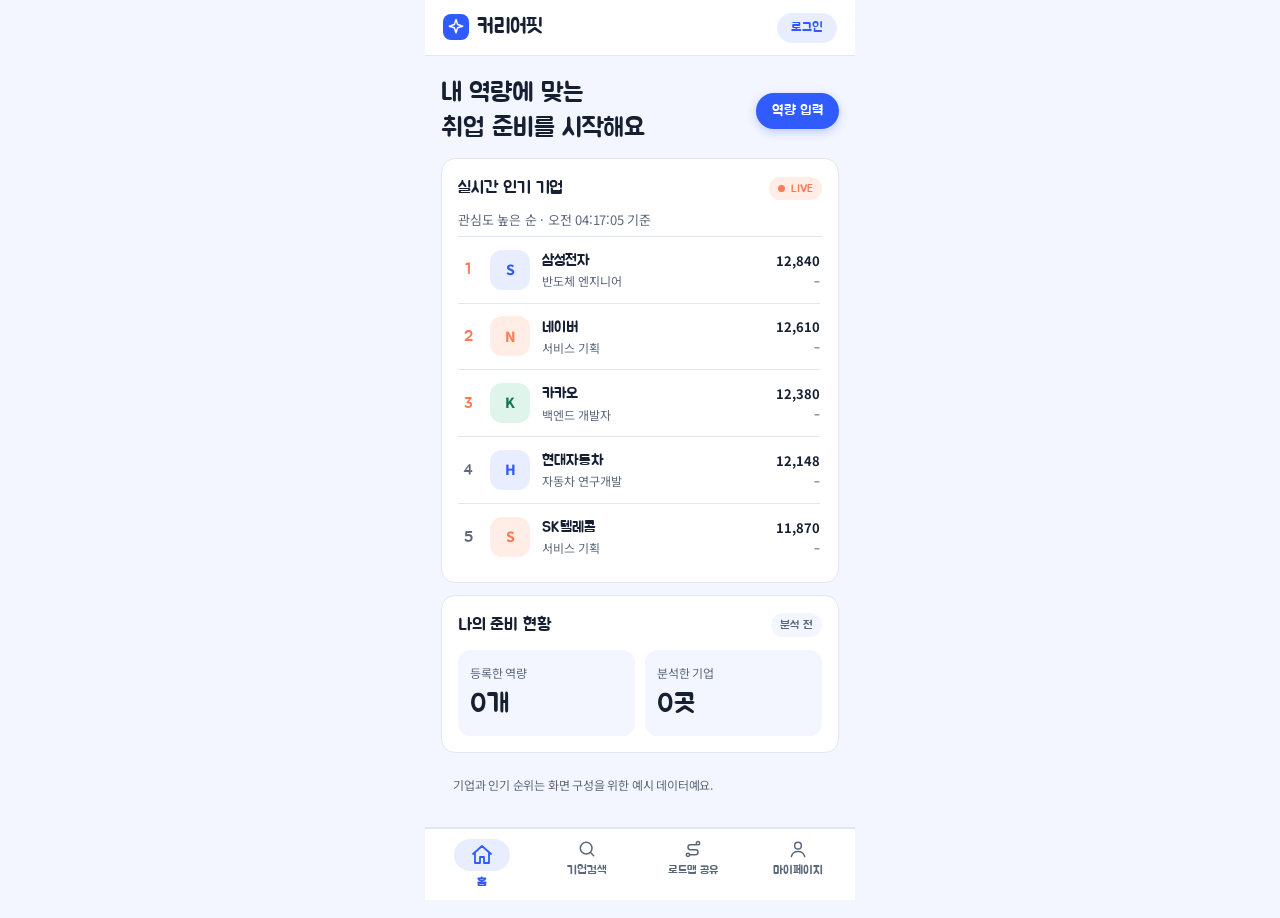
<file: index.html>
<!doctype html>
<html lang="ko">
<head>
  <meta charset="utf-8">
  <meta name="viewport" content="width=device-width, initial-scale=1, viewport-fit=cover">
  <title>취업 지원 서비스 프로토타입</title>
  <link rel="stylesheet" href="https://fonts.googleapis.com/css2?family=Jua&family=Noto+Sans+KR:wght@400;500;700;800&display=swap">
  <link rel="stylesheet" href="css/style.css">
</head>
<body>
  <div class="app">
    <header>
      <div class="brand">
        <span class="mark" id="mk"></span>커리어핏
      </div>
      <span id="bl"></span>
    </header>
    <main id="m"></main>
    <nav id="nv"></nav>
  </div>
  <script src="js/main.js"></script>
</body>
</html>
</file>
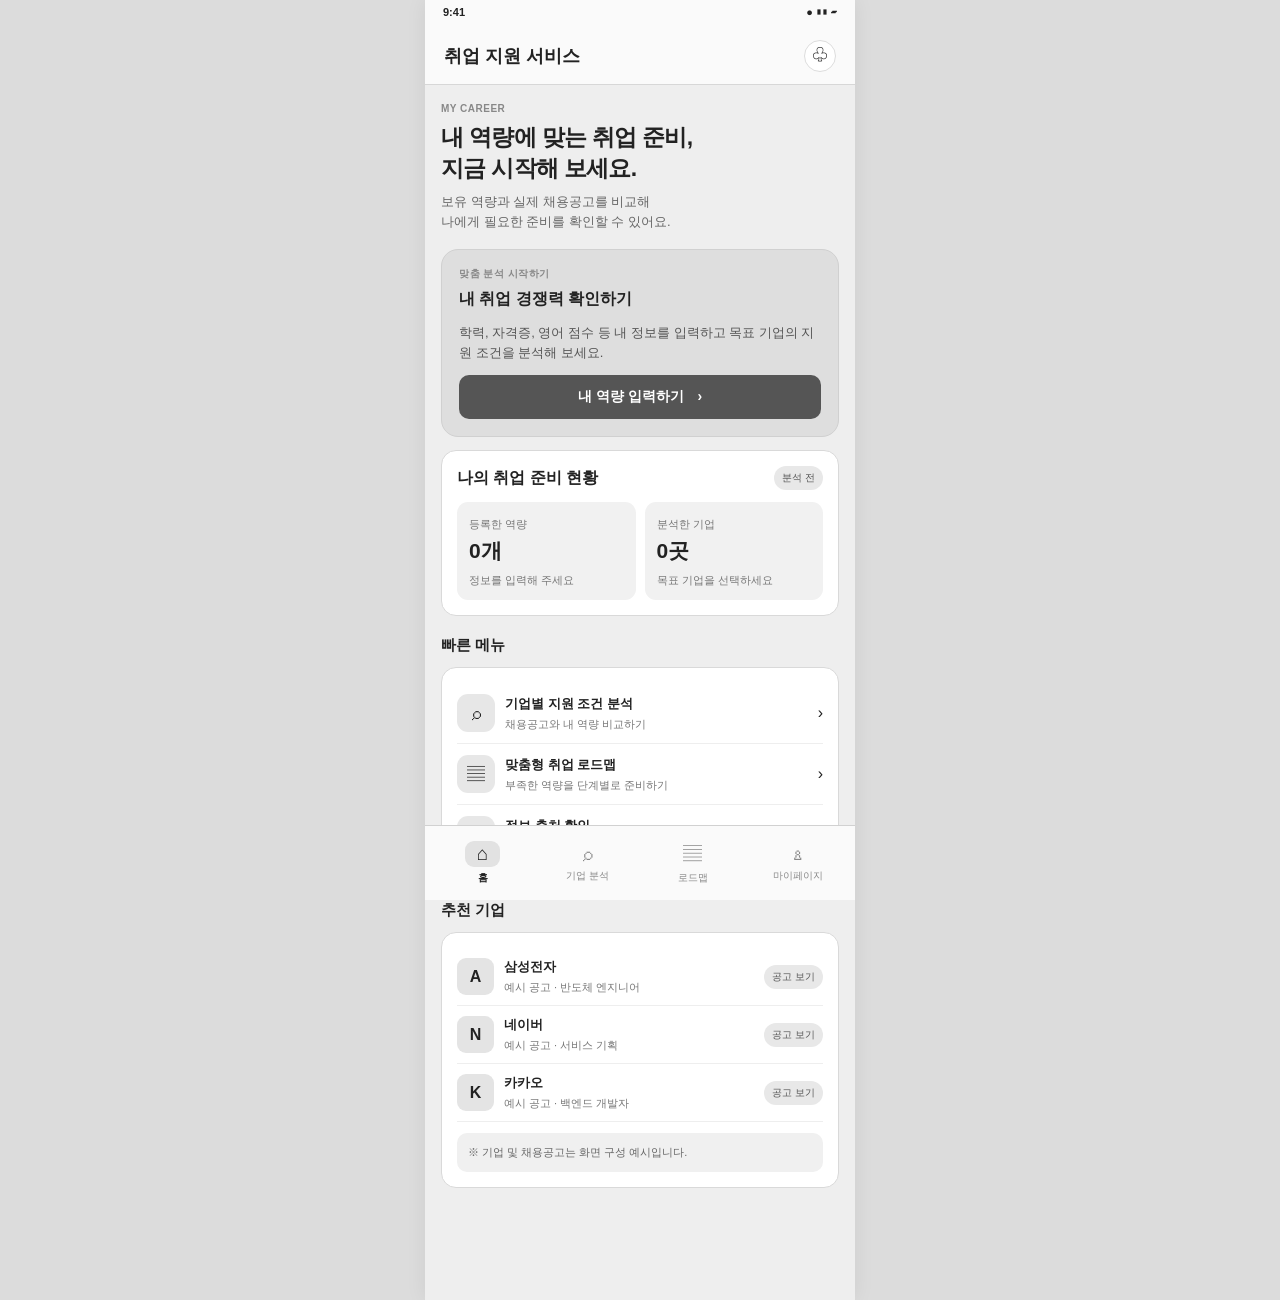
<file: wireframe/Employment_Support_wireframe_ver0.3.html.html>
<!doctype html>
<html lang="ko"><head><meta charset="utf-8"><meta name="viewport" content="width=device-width,initial-scale=1,maximum-scale=1,user-scalable=no"><title>취업 지원 서비스 모바일 와이어프레임</title>
<style>
*{box-sizing:border-box}body{margin:0;background:#e5e5e5;color:#222;font-family:Arial,"Malgun Gothic",sans-serif;display:flex;justify-content:center}.app{width:100%;max-width:430px;min-height:100vh;background:#eee;padding-bottom:82px;box-shadow:0 0 20px #0001}.status{height:27px;padding:6px 18px;background:#fafafa;font-size:11px;font-weight:bold;display:flex;justify-content:space-between}.header{height:58px;background:#fafafa;border-bottom:1px solid #d7d7d7;padding:0 19px;display:flex;align-items:center;justify-content:space-between}.brand{font-size:18px;font-weight:800}.bell{border:1px solid #ddd;background:white;border-radius:50%;width:32px;height:32px;display:grid;place-items:center}main{padding:18px 16px}.screen{display:none}.screen.active{display:block}.eyebrow{font-size:10px;color:#888;font-weight:bold;letter-spacing:.5px;margin-bottom:8px}h1{font-size:23px;line-height:1.35;margin:0 0 8px;letter-spacing:-.7px}h2{font-size:16px;margin:0;font-weight:800}.sub{font-size:13px;color:#666;line-height:1.55;margin:0 0 17px}.card{background:#fff;border:1px solid #d9d9d9;border-radius:15px;padding:15px;margin:12px 0}.hero{background:#dedede;border:1px solid #d0d0d0;border-radius:17px;padding:17px;margin:13px 0}.hero p{font-size:13px;color:#555;line-height:1.5}.btn{width:100%;border:0;border-radius:10px;background:#555;color:white;padding:13px;font-weight:bold;font-size:14px}.btn.light{background:#e5e5e5;color:#333}.headrow{display:flex;justify-content:space-between;align-items:center;margin-bottom:12px}.pill{font-size:10px;background:#e8e8e8;color:#555;border-radius:20px;padding:5px 8px}.grid{display:grid;grid-template-columns:1fr 1fr;gap:9px}.metric{background:#f1f1f1;border-radius:11px;padding:12px}.metric small{font-size:11px;color:#777}.metric b{display:block;font-size:21px;margin:5px 0}.row{display:flex;align-items:center;gap:10px;padding:11px 0;border-bottom:1px solid #eee}.row:last-child{border:0}.ico{width:38px;height:38px;background:#e7e7e7;border-radius:11px;display:grid;place-items:center;font-size:18px;flex:none}.copy{flex:1}.copy b{font-size:13px;display:block}.copy small{font-size:11px;color:#777;display:block;margin-top:4px}.section{font-size:15px;font-weight:bold;margin:20px 0 8px}.company{display:flex;align-items:center;gap:10px;padding:10px 0;border-bottom:1px solid #eee}.logo{width:37px;height:37px;background:#e4e4e4;border-radius:9px;display:grid;place-items:center;font-weight:bold}.field{margin:12px 0}.field label{font-size:12px;font-weight:bold;display:block;margin-bottom:6px}.input{height:41px;border:1px solid #ddd;border-radius:9px;background:#fafafa;padding:12px;color:#999;font-size:12px}.check{display:flex;justify-content:space-between;padding:11px 0;border-bottom:1px solid #eee;font-size:12px}.notice{background:#f0f0f0;border-radius:10px;padding:11px;font-size:11px;color:#666;line-height:1.5;margin-top:11px}.step{display:flex;gap:12px;padding:13px 0;border-bottom:1px solid #eee}.dot{width:20px;height:20px;border-radius:50%;background:#ddd;border:5px solid #888;flex:none}.step b{font-size:13px}.step small{display:block;color:#777;font-size:11px;line-height:1.5;margin-top:4px}.bar{height:7px;background:#e6e6e6;border-radius:8px;margin:10px 0}.bar i{display:block;width:45%;height:100%;background:#777;border-radius:8px}.tabs{position:fixed;bottom:0;left:50%;transform:translateX(-50%);width:100%;max-width:430px;height:75px;background:#fafafa;border-top:1px solid #d1d1d1;display:grid;grid-template-columns:repeat(4,1fr);padding:6px 5px;z-index:4}.tab{border:0;background:none;color:#888;font-size:10px;display:flex;flex-direction:column;align-items:center;justify-content:center;gap:4px}.tab span{font-size:19px}.tab.active{color:#222;font-weight:bold}.tab.active span{background:#e2e2e2;border-radius:9px;padding:2px 12px}@media(min-width:600px){body{background:#dcdcdc}}
</style></head><body><div class="app">
<div class="status"><span>9:41</span><span>● ▮▮ ▰</span></div><header class="header"><div class="brand">취업 지원 서비스</div><div class="bell">♧</div></header><main>
<section class="screen active" id="home"><div class="eyebrow">MY CAREER</div><h1>내 역량에 맞는 취업 준비,<br>지금 시작해 보세요.</h1><p class="sub">보유 역량과 실제 채용공고를 비교해<br>나에게 필요한 준비를 확인할 수 있어요.</p>
<div class="hero"><div class="eyebrow">맞춤 분석 시작하기</div><h2>내 취업 경쟁력 확인하기</h2><p>학력, 자격증, 영어 점수 등 내 정보를 입력하고 목표 기업의 지원 조건을 분석해 보세요.</p><button class="btn" onclick="go('profile')">내 역량 입력하기　›</button></div>
<div class="card"><div class="headrow"><h2>나의 취업 준비 현황</h2><span class="pill">분석 전</span></div><div class="grid"><div class="metric"><small>등록한 역량</small><b>0개</b><small>정보를 입력해 주세요</small></div><div class="metric"><small>분석한 기업</small><b>0곳</b><small>목표 기업을 선택하세요</small></div></div></div>
<div class="section">빠른 메뉴</div><div class="card"><div class="row" onclick="go('analysis')"><div class="ico">⌕</div><div class="copy"><b>기업별 지원 조건 분석</b><small>채용공고와 내 역량 비교하기</small></div>›</div><div class="row" onclick="go('roadmap')"><div class="ico">▤</div><div class="copy"><b>맞춤형 취업 로드맵</b><small>부족한 역량을 단계별로 준비하기</small></div>›</div><div class="row" onclick="go('sources')"><div class="ico">↗</div><div class="copy"><b>정보 출처 확인</b><small>공식 채용공고와 자격증 정보</small></div>›</div></div>
<div class="section">추천 기업</div><div class="card"><div class="company"><div class="logo">A</div><div class="copy"><b>삼성전자</b><small>예시 공고 · 반도체 엔지니어</small></div><span class="pill">공고 보기</span></div><div class="company"><div class="logo">N</div><div class="copy"><b>네이버</b><small>예시 공고 · 서비스 기획</small></div><span class="pill">공고 보기</span></div><div class="company"><div class="logo">K</div><div class="copy"><b>카카오</b><small>예시 공고 · 백엔드 개발자</small></div><span class="pill">공고 보기</span></div><div class="notice">※ 기업 및 채용공고는 화면 구성 예시입니다.</div></div></section>
<section class="screen" id="profile"><div class="eyebrow">STEP 01</div><h1>내 역량 정보 입력</h1><p class="sub">입력한 정보를 바탕으로 채용 조건 충족도를 분석합니다.</p><div class="card"><h2>기본 정보</h2><div class="field"><label>학력</label><div class="input">대학교 재학 / 졸업 예정　⌄</div></div><div class="field"><label>학점 (선택)</label><div class="input">예: 3.8 / 4.5</div></div><div class="field"><label>자격증</label><div class="input">보유 자격증 입력</div></div><div class="field"><label>공인영어 점수</label><div class="input">예: TOEIC 850</div></div><div class="field"><label>보유 기술</label><div class="input">예: Python, SQL</div></div></div><button class="btn" onclick="go('analysis')">저장하고 기업 선택하기　›</button></section>
<section class="screen" id="analysis"><div class="eyebrow">STEP 02 · 03</div><h1>기업별 지원 조건 분석</h1><p class="sub">목표 기업과 직무를 선택하고 채용공고 조건을 확인하세요.</p><div class="card"><div class="field"><label>기업 또는 직무 검색</label><div class="input">⌕　기업명 또는 직무를 검색하세요</div></div><div class="company"><div class="logo">A</div><div class="copy"><b>삼성전자</b><small>반도체 엔지니어</small></div><span class="pill">선택</span></div><div class="company"><div class="logo">N</div><div class="copy"><b>네이버</b><small>서비스 기획</small></div><span class="pill">선택</span></div><div class="company"><div class="logo">K</div><div class="copy"><b>카카오</b><small>백엔드 개발자</small></div><span class="pill">선택</span></div></div><div class="card"><div class="headrow"><h2>지원 조건 비교 예시</h2><span class="pill">필수 조건</span></div><div class="check"><span>학력</span><b>대졸 이상　●</b></div><div class="check"><span>학점</span><b>3.0 이상　●</b></div><div class="check"><span>자격증</span><b>관련 자격 우대　−</b></div><div class="check"><span>영어 점수</span><b>TOEIC 750 이상　●</b></div></div><button class="btn" onclick="go('result')">조건 충족도 확인하기　›</button></section>
<section class="screen" id="result"><div class="eyebrow">ANALYSIS RESULT</div><h1>지원 조건 충족도</h1><div class="hero" style="text-align:center"><div class="eyebrow">분석 결과 예시</div><div style="font-size:32px;font-weight:900">소신</div><p>일부 조건은 충족하지만<br>추가 준비가 필요합니다.</p></div><div class="card"><h2>판단 근거</h2><div class="check"><span>학력 요건</span><b>충족　●</b></div><div class="check"><span>자격증 우대 조건</span><b>미충족　−</b></div><div class="check"><span>영어 점수 기준</span><b>충족　●</b></div><div class="notice">이 결과는 합격 확률이 아닌 채용 조건 충족도입니다.</div></div><button class="btn" onclick="go('roadmap')">부족한 역량과 준비 계획 보기　›</button></section>
<section class="screen" id="roadmap"><div class="eyebrow">MY PLAN</div><h1>맞춤형 취업 준비 로드맵</h1><p class="sub">목표 지원 시점과 준비 가능 시간에 맞춰 계획을 확인하세요.</p><div class="card"><div class="headrow"><h2>전체 준비 진행률</h2><b>45%</b></div><div class="bar"><i></i></div><small style="color:#777">예시 진행 상태</small></div><div class="card"><div class="step"><div class="dot"></div><div><b>1단계 · 기본 역량 보완</b><small>자격증 정보 확인 및 필기 공부<br>예상 기간: 1개월</small></div></div><div class="step"><div class="dot"></div><div><b>2단계 · 실무 역량 강화</b><small>Python 활용 프로젝트 진행<br>예상 기간: 1~3개월</small></div></div><div class="step"><div class="dot"></div><div><b>3단계 · 포트폴리오 완성</b><small>프로젝트 결과 정리 및 지원 준비<br>예상 기간: 3~6개월</small></div></div></div><div class="card"><div class="row"><div class="ico">▣</div><div class="copy"><b>자격증 취득 계획</b><small>공식 응시 조건과 준비 순서 확인</small></div>›</div><div class="row"><div class="ico">▱</div><div class="copy"><b>포트폴리오 제작 계획</b><small>직무 관련 주제와 결과물 구성</small></div>›</div></div></section>
<section class="screen" id="mypage"><div class="eyebrow">MY PAGE</div><h1>마이페이지</h1><p class="sub">내 정보와 취업 준비 기록을 관리하세요.</p><div class="card"><div class="row"><div class="ico">♙</div><div class="copy"><b>내 역량 정보</b><small>학력, 학점, 자격증, 어학 점수</small></div>›</div><div class="row"><div class="ico">▤</div><div class="copy"><b>저장한 분석 결과</b><small>기업별 지원 조건 분석 기록</small></div>›</div><div class="row"><div class="ico">✓</div><div class="copy"><b>준비 진행 상황</b><small>완료 · 진행 중 · 미완료 항목</small></div>›</div><div class="row"><div class="ico">⚙</div><div class="copy"><b>서비스 설정</b><small>이용 설정</small></div>›</div></div></section>
<section class="screen" id="sources"><div class="eyebrow">REFERENCE</div><h1>정보 출처</h1><p class="sub">분석에 사용된 채용공고와 공식 자격증 정보를 확인하세요.</p><div class="card"><h2>채용공고 원문</h2><div class="row"><div class="ico">↗</div><div class="copy"><b>기업 공식 채용 페이지</b><small>공고 원문 및 확인 날짜 표시</small></div></div><div class="row"><div class="ico">↗</div><div class="copy"><b>채용 플랫폼 공고</b><small>공고 제목, 게시일, 링크 표시</small></div></div></div><div class="card"><h2>자격증 공식 정보</h2><div class="row"><div class="ico">↗</div><div class="copy"><b>자격증 시행기관</b><small>응시 조건, 시험 일정, 공식 안내</small></div></div></div><div class="notice">공식 자료에서 확인되지 않은 일정이나 조건은 확정된 정보처럼 표시하지 않습니다.</div></section>
</main><nav class="tabs"><button class="tab active" data-id="home" onclick="go('home')"><span>⌂</span>홈</button><button class="tab" data-id="analysis" onclick="go('analysis')"><span>⌕</span>기업 분석</button><button class="tab" data-id="roadmap" onclick="go('roadmap')"><span>▤</span>로드맵</button><button class="tab" data-id="mypage" onclick="go('mypage')"><span>♙</span>마이페이지</button></nav></div>
<script>function go(id){document.querySelectorAll('.screen').forEach(x=>x.classList.toggle('active',x.id===id));document.querySelectorAll('.tab').forEach(x=>x.classList.toggle('active',x.dataset.id===id||(id==='profile'&&x.dataset.id==='mypage')||(id==='result'&&x.dataset.id==='analysis')||(id==='sources'&&x.dataset.id==='mypage')));window.scrollTo(0,0)}</script>
</body></html>
</file>
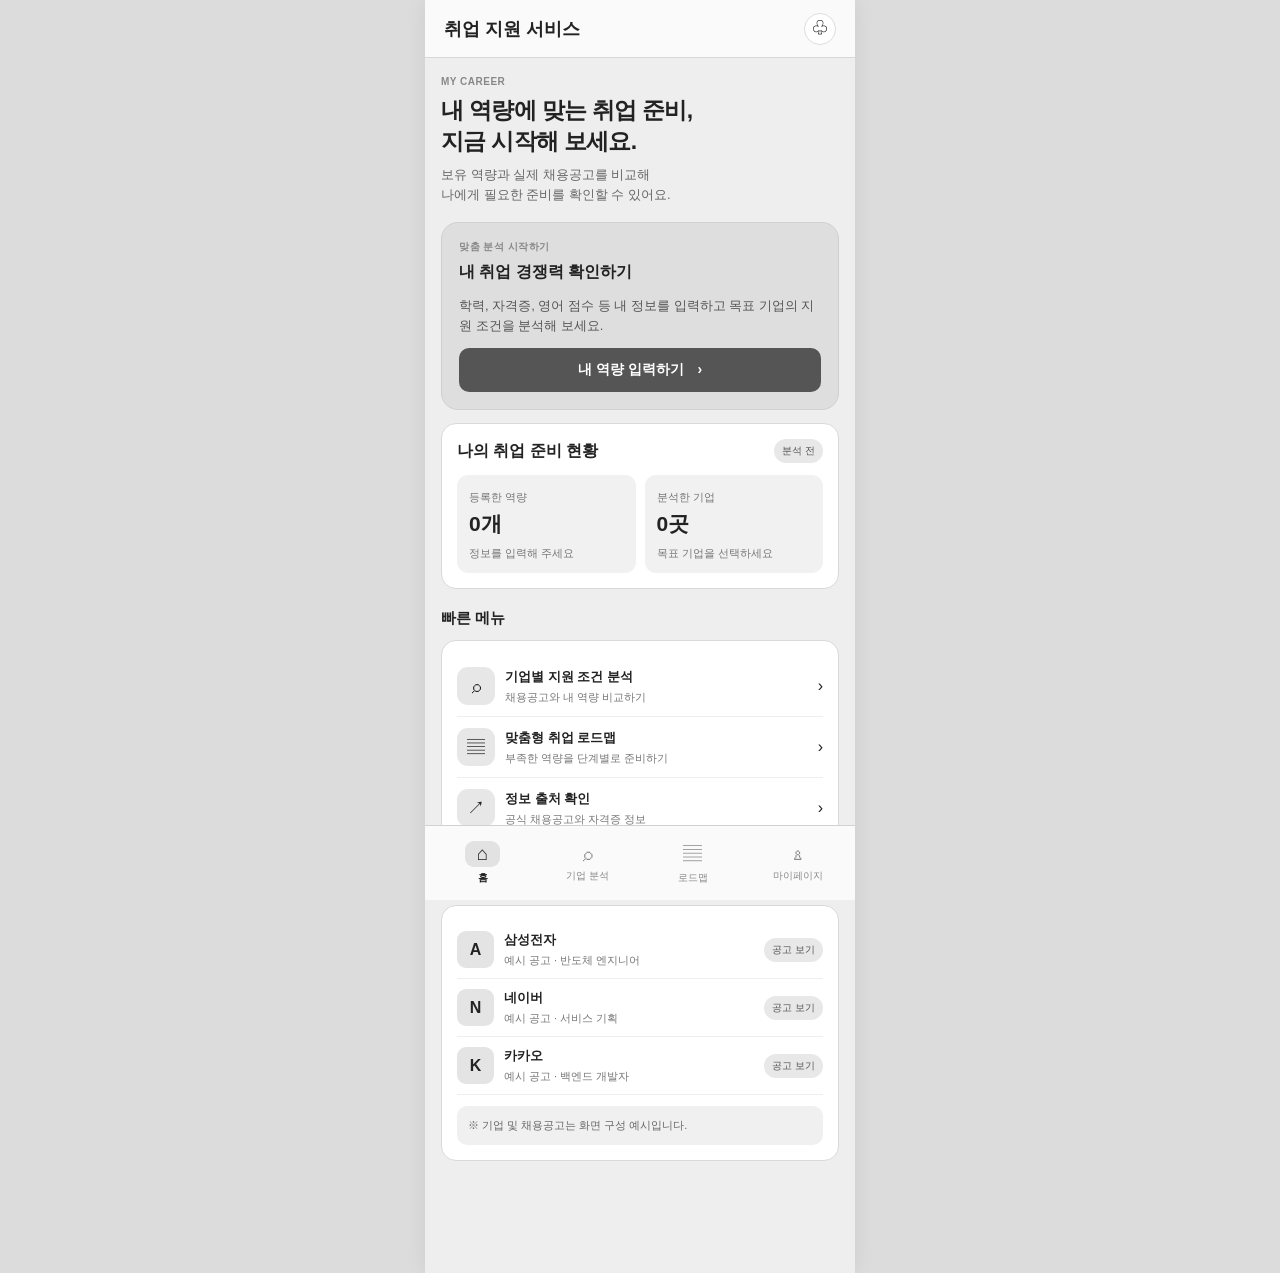
<file: wireframe/Employment_Support_wireframe_ver0.4.html>
<!doctype html>
<html lang="ko"><head><meta charset="utf-8"><meta name="viewport" content="width=device-width,initial-scale=1,maximum-scale=1,user-scalable=no"><title>취업 지원 서비스 모바일 와이어프레임</title>
<style>
*{box-sizing:border-box}body{margin:0;background:#e5e5e5;color:#222;font-family:Arial,"Malgun Gothic",sans-serif;display:flex;justify-content:center}.app{width:100%;max-width:430px;min-height:100vh;background:#eee;padding-bottom:82px;box-shadow:0 0 20px #0001}.header{height:58px;background:#fafafa;border-bottom:1px solid #d7d7d7;padding:0 19px;display:flex;align-items:center;justify-content:space-between}.brand{font-size:18px;font-weight:800}.bell{border:1px solid #ddd;background:white;border-radius:50%;width:32px;height:32px;display:grid;place-items:center}main{padding:18px 16px}.screen{display:none}.screen.active{display:block}.eyebrow{font-size:10px;color:#888;font-weight:bold;letter-spacing:.5px;margin-bottom:8px}h1{font-size:23px;line-height:1.35;margin:0 0 8px;letter-spacing:-.7px}h2{font-size:16px;margin:0;font-weight:800}.sub{font-size:13px;color:#666;line-height:1.55;margin:0 0 17px}.card{background:#fff;border:1px solid #d9d9d9;border-radius:15px;padding:15px;margin:12px 0}.hero{background:#dedede;border:1px solid #d0d0d0;border-radius:17px;padding:17px;margin:13px 0}.hero p{font-size:13px;color:#555;line-height:1.5}.btn{width:100%;border:0;border-radius:10px;background:#555;color:white;padding:13px;font-weight:bold;font-size:14px}.btn.light{background:#e5e5e5;color:#333}.headrow{display:flex;justify-content:space-between;align-items:center;margin-bottom:12px}.pill{font-size:10px;background:#e8e8e8;color:#555;border-radius:20px;padding:5px 8px}.grid{display:grid;grid-template-columns:1fr 1fr;gap:9px}.metric{background:#f1f1f1;border-radius:11px;padding:12px}.metric small{font-size:11px;color:#777}.metric b{display:block;font-size:21px;margin:5px 0}.row{display:flex;align-items:center;gap:10px;padding:11px 0;border-bottom:1px solid #eee}.row:last-child{border:0}.ico{width:38px;height:38px;background:#e7e7e7;border-radius:11px;display:grid;place-items:center;font-size:18px;flex:none}.copy{flex:1}.copy b{font-size:13px;display:block}.copy small{font-size:11px;color:#777;display:block;margin-top:4px}.section{font-size:15px;font-weight:bold;margin:20px 0 8px}.company{display:flex;align-items:center;gap:10px;padding:10px 0;border-bottom:1px solid #eee}.logo{width:37px;height:37px;background:#e4e4e4;border-radius:9px;display:grid;place-items:center;font-weight:bold}.field{margin:12px 0}.field label{font-size:12px;font-weight:bold;display:block;margin-bottom:6px}.input{height:41px;border:1px solid #ddd;border-radius:9px;background:#fafafa;padding:12px;color:#999;font-size:12px}.check{display:flex;justify-content:space-between;padding:11px 0;border-bottom:1px solid #eee;font-size:12px}.notice{background:#f0f0f0;border-radius:10px;padding:11px;font-size:11px;color:#666;line-height:1.5;margin-top:11px}.step{display:flex;gap:12px;padding:13px 0;border-bottom:1px solid #eee}.dot{width:20px;height:20px;border-radius:50%;background:#ddd;border:5px solid #888;flex:none}.step b{font-size:13px}.step small{display:block;color:#777;font-size:11px;line-height:1.5;margin-top:4px}.bar{height:7px;background:#e6e6e6;border-radius:8px;margin:10px 0}.bar i{display:block;width:45%;height:100%;background:#777;border-radius:8px}.tabs{position:fixed;bottom:0;left:50%;transform:translateX(-50%);width:100%;max-width:430px;height:75px;background:#fafafa;border-top:1px solid #d1d1d1;display:grid;grid-template-columns:repeat(4,1fr);padding:6px 5px;z-index:4}.tab{border:0;background:none;color:#888;font-size:10px;display:flex;flex-direction:column;align-items:center;justify-content:center;gap:4px}.tab span{font-size:19px}.tab.active{color:#222;font-weight:bold}.tab.active span{background:#e2e2e2;border-radius:9px;padding:2px 12px}@media(min-width:600px){body{background:#dcdcdc}}
</style></head><body><div class="app">
<header class="header"><div class="brand">취업 지원 서비스</div><div class="bell">♧</div></header><main>
<section class="screen active" id="home"><div class="eyebrow">MY CAREER</div><h1>내 역량에 맞는 취업 준비,<br>지금 시작해 보세요.</h1><p class="sub">보유 역량과 실제 채용공고를 비교해<br>나에게 필요한 준비를 확인할 수 있어요.</p>
<div class="hero"><div class="eyebrow">맞춤 분석 시작하기</div><h2>내 취업 경쟁력 확인하기</h2><p>학력, 자격증, 영어 점수 등 내 정보를 입력하고 목표 기업의 지원 조건을 분석해 보세요.</p><button class="btn" onclick="go('profile')">내 역량 입력하기　›</button></div>
<div class="card"><div class="headrow"><h2>나의 취업 준비 현황</h2><span class="pill">분석 전</span></div><div class="grid"><div class="metric"><small>등록한 역량</small><b>0개</b><small>정보를 입력해 주세요</small></div><div class="metric"><small>분석한 기업</small><b>0곳</b><small>목표 기업을 선택하세요</small></div></div></div>
<div class="section">빠른 메뉴</div><div class="card"><div class="row" onclick="go('analysis')"><div class="ico">⌕</div><div class="copy"><b>기업별 지원 조건 분석</b><small>채용공고와 내 역량 비교하기</small></div>›</div><div class="row" onclick="go('roadmap')"><div class="ico">▤</div><div class="copy"><b>맞춤형 취업 로드맵</b><small>부족한 역량을 단계별로 준비하기</small></div>›</div><div class="row" onclick="go('sources')"><div class="ico">↗</div><div class="copy"><b>정보 출처 확인</b><small>공식 채용공고와 자격증 정보</small></div>›</div></div>
<div class="section">추천 기업</div><div class="card"><div class="company"><div class="logo">A</div><div class="copy"><b>삼성전자</b><small>예시 공고 · 반도체 엔지니어</small></div><span class="pill">공고 보기</span></div><div class="company"><div class="logo">N</div><div class="copy"><b>네이버</b><small>예시 공고 · 서비스 기획</small></div><span class="pill">공고 보기</span></div><div class="company"><div class="logo">K</div><div class="copy"><b>카카오</b><small>예시 공고 · 백엔드 개발자</small></div><span class="pill">공고 보기</span></div><div class="notice">※ 기업 및 채용공고는 화면 구성 예시입니다.</div></div></section>
<section class="screen" id="profile"><div class="eyebrow">STEP 01</div><h1>내 역량 정보 입력</h1><p class="sub">입력한 정보를 바탕으로 채용 조건 충족도를 분석합니다.</p><div class="card"><h2>기본 정보</h2><div class="field"><label>학력</label><div class="input">대학교 재학 / 졸업 예정　⌄</div></div><div class="field"><label>학점 (선택)</label><div class="input">예: 3.8 / 4.5</div></div><div class="field"><label>자격증</label><div class="input">보유 자격증 입력</div></div><div class="field"><label>공인영어 점수</label><div class="input">예: TOEIC 850</div></div><div class="field"><label>보유 기술</label><div class="input">예: Python, SQL</div></div></div><button class="btn" onclick="go('analysis')">저장하고 기업 선택하기　›</button></section>
<section class="screen" id="analysis"><div class="eyebrow">STEP 02 · 03</div><h1>기업별 지원 조건 분석</h1><p class="sub">목표 기업과 직무를 선택하고 채용공고 조건을 확인하세요.</p><div class="card"><div class="field"><label>기업 또는 직무 검색</label><div class="input">⌕　기업명 또는 직무를 검색하세요</div></div><div class="company"><div class="logo">A</div><div class="copy"><b>삼성전자</b><small>반도체 엔지니어</small></div><span class="pill">선택</span></div><div class="company"><div class="logo">N</div><div class="copy"><b>네이버</b><small>서비스 기획</small></div><span class="pill">선택</span></div><div class="company"><div class="logo">K</div><div class="copy"><b>카카오</b><small>백엔드 개발자</small></div><span class="pill">선택</span></div></div><div class="card"><div class="headrow"><h2>지원 조건 비교 예시</h2><span class="pill">필수 조건</span></div><div class="check"><span>학력</span><b>대졸 이상　●</b></div><div class="check"><span>학점</span><b>3.0 이상　●</b></div><div class="check"><span>자격증</span><b>관련 자격 우대　−</b></div><div class="check"><span>영어 점수</span><b>TOEIC 750 이상　●</b></div></div><button class="btn" onclick="go('result')">조건 충족도 확인하기　›</button></section>
<section class="screen" id="result"><div class="eyebrow">ANALYSIS RESULT</div><h1>지원 조건 충족도</h1><div class="hero" style="text-align:center"><div class="eyebrow">분석 결과 예시</div><div style="font-size:32px;font-weight:900">소신</div><p>일부 조건은 충족하지만<br>추가 준비가 필요합니다.</p></div><div class="card"><h2>판단 근거</h2><div class="check"><span>학력 요건</span><b>충족　●</b></div><div class="check"><span>자격증 우대 조건</span><b>미충족　−</b></div><div class="check"><span>영어 점수 기준</span><b>충족　●</b></div><div class="notice">이 결과는 합격 확률이 아닌 채용 조건 충족도입니다.</div></div><button class="btn" onclick="go('roadmap')">부족한 역량과 준비 계획 보기　›</button></section>
<section class="screen" id="roadmap"><div class="eyebrow">MY PLAN</div><h1>맞춤형 취업 준비 로드맵</h1><p class="sub">목표 지원 시점과 준비 가능 시간에 맞춰 계획을 확인하세요.</p><div class="card"><div class="headrow"><h2>전체 준비 진행률</h2><b>45%</b></div><div class="bar"><i></i></div><small style="color:#777">예시 진행 상태</small></div><div class="card"><div class="step"><div class="dot"></div><div><b>1단계 · 기본 역량 보완</b><small>자격증 정보 확인 및 필기 공부<br>예상 기간: 1개월</small></div></div><div class="step"><div class="dot"></div><div><b>2단계 · 실무 역량 강화</b><small>Python 활용 프로젝트 진행<br>예상 기간: 1~3개월</small></div></div><div class="step"><div class="dot"></div><div><b>3단계 · 포트폴리오 완성</b><small>프로젝트 결과 정리 및 지원 준비<br>예상 기간: 3~6개월</small></div></div></div><div class="card"><div class="row"><div class="ico">▣</div><div class="copy"><b>자격증 취득 계획</b><small>공식 응시 조건과 준비 순서 확인</small></div>›</div><div class="row"><div class="ico">▱</div><div class="copy"><b>포트폴리오 제작 계획</b><small>직무 관련 주제와 결과물 구성</small></div>›</div></div></section>
<section class="screen" id="mypage"><div class="eyebrow">MY PAGE</div><h1>마이페이지</h1><p class="sub">내 정보와 취업 준비 기록을 관리하세요.</p><div class="card"><div class="row"><div class="ico">♙</div><div class="copy"><b>내 역량 정보</b><small>학력, 학점, 자격증, 어학 점수</small></div>›</div><div class="row"><div class="ico">▤</div><div class="copy"><b>저장한 분석 결과</b><small>기업별 지원 조건 분석 기록</small></div>›</div><div class="row"><div class="ico">✓</div><div class="copy"><b>준비 진행 상황</b><small>완료 · 진행 중 · 미완료 항목</small></div>›</div><div class="row"><div class="ico">⚙</div><div class="copy"><b>서비스 설정</b><small>이용 설정</small></div>›</div></div></section>
<section class="screen" id="sources"><div class="eyebrow">REFERENCE</div><h1>정보 출처</h1><p class="sub">분석에 사용된 채용공고와 공식 자격증 정보를 확인하세요.</p><div class="card"><h2>채용공고 원문</h2><div class="row"><div class="ico">↗</div><div class="copy"><b>기업 공식 채용 페이지</b><small>공고 원문 및 확인 날짜 표시</small></div></div><div class="row"><div class="ico">↗</div><div class="copy"><b>채용 플랫폼 공고</b><small>공고 제목, 게시일, 링크 표시</small></div></div></div><div class="card"><h2>자격증 공식 정보</h2><div class="row"><div class="ico">↗</div><div class="copy"><b>자격증 시행기관</b><small>응시 조건, 시험 일정, 공식 안내</small></div></div></div><div class="notice">공식 자료에서 확인되지 않은 일정이나 조건은 확정된 정보처럼 표시하지 않습니다.</div></section>
</main><nav class="tabs"><button class="tab active" data-id="home" onclick="go('home')"><span>⌂</span>홈</button><button class="tab" data-id="analysis" onclick="go('analysis')"><span>⌕</span>기업 분석</button><button class="tab" data-id="roadmap" onclick="go('roadmap')"><span>▤</span>로드맵</button><button class="tab" data-id="mypage" onclick="go('mypage')"><span>♙</span>마이페이지</button></nav></div>
<script>function go(id){document.querySelectorAll('.screen').forEach(x=>x.classList.toggle('active',x.id===id));document.querySelectorAll('.tab').forEach(x=>x.classList.toggle('active',x.dataset.id===id||(id==='profile'&&x.dataset.id==='mypage')||(id==='result'&&x.dataset.id==='analysis')||(id==='sources'&&x.dataset.id==='mypage')));window.scrollTo(0,0)}</script>
</body></html>
</file>
<file: css/style.css>
:root {
  --bg: #F3F6FF;
  --sf: #fff;
  --tx: #172033;
  --mu: #5B677A;
  --ln: #E1E7F0;
  --pri: #2F5BFF;
  --pb: #E8EEFF;
  --on: #fff;
  --ac: #FF7A59;
  --acb: #FFEDE6;
  --ok: #0E7A55;
  --okb: #DFF4EA;
  --wn: #946000;
  --wnb: #FFF0D1;
  --bd: #D6303C;
  --bdb: #FFE8EA;
  --fd: 'Jua', 'Noto Sans KR', system-ui, sans-serif;
  box-sizing: border-box;
  padding-top: env(safe-area-inset-top, 0px);
  padding-bottom: env(safe-area-inset-bottom, 0px);
}

@media (prefers-color-scheme: dark) {
  :root:not([data-theme="light"]) {
    --bg: #0E131B;
    --sf: #171E29;
    --tx: #EAF0F8;
    --mu: #9AA7BB;
    --ln: #27313F;
    --pri: #86A0FF;
    --pb: #1E2A4F;
    --on: #0E131B;
    --ac: #FF9A7E;
    --acb: #3A2219;
    --ok: #4FD6A0;
    --okb: #11322A;
    --wn: #F2B84B;
    --wnb: #392D10;
    --bd: #FF8F95;
    --bdb: #3B1B1E;
  }
}

:root[data-theme="dark"] {
  --bg: #0E131B;
  --sf: #171E29;
  --tx: #EAF0F8;
  --mu: #9AA7BB;
  --ln: #27313F;
  --pri: #86A0FF;
  --pb: #1E2A4F;
  --on: #0E131B;
  --ac: #FF9A7E;
  --acb: #3A2219;
  --ok: #4FD6A0;
  --okb: #11322A;
  --wn: #F2B84B;
  --wnb: #392D10;
  --bd: #FF8F95;
  --bdb: #3B1B1E;
}

html {
  scroll-padding-top: env(safe-area-inset-top, 0px);
}

* {
  box-sizing: border-box;
}

body {
  margin: 0;
  background: var(--bg);
  color: var(--tx);
  font: 400 14px/1.55 'Noto Sans KR', system-ui, 'Apple SD Gothic Neo', 'Malgun Gothic', sans-serif;
  letter-spacing: -.2px;
}

body::before {
  content: "";
  position: fixed;
  inset: 0 0 auto;
  height: env(safe-area-inset-top, 0px);
  background: var(--sf);
  z-index: 10;
}

.app {
  max-width: 430px;
  margin: 0 auto;
  min-height: 100vh;
  padding-bottom: 92px;
}

header {
  position: sticky;
  top: env(safe-area-inset-top, 0px);
  z-index: 9;
  height: 56px;
  background: var(--sf);
  border-bottom: 1px solid var(--ln);
  display: flex;
  align-items: center;
  justify-content: space-between;
  padding: 0 18px;
}

.brand {
  font-family: var(--fd);
  font-weight: 400;
  font-size: 21px;
  display: flex;
  align-items: center;
  gap: 8px;
}

.mark {
  width: 26px;
  height: 26px;
  border-radius: 8px;
  background: var(--pri);
  color: var(--on);
  display: grid;
  place-items: center;
}

main {
  padding: 20px 16px;
}

svg.i {
  width: 20px;
  height: 20px;
  fill: none;
  stroke: currentColor;
  stroke-width: 1.8;
  stroke-linecap: round;
  stroke-linejoin: round;
  flex: none;
}

h1 {
  font-family: var(--fd);
  font-size: 26px;
  line-height: 1.35;
  margin: 0 0 8px;
  font-weight: 400;
  letter-spacing: -.3px;
}

h2 {
  font-family: var(--fd);
  font-size: 17px;
  margin: 0;
  font-weight: 400;
}

.sub {
  color: var(--mu);
  margin: 0 0 18px;
  font-size: 13px;
}

.card {
  background: var(--sf);
  border: 1px solid var(--ln);
  border-radius: 14px;
  padding: 16px;
  margin: 12px 0;
}

.hero {
  background: var(--pri);
  color: var(--on);
  border-radius: 20px;
  padding: 20px;
  margin: 16px 0;
}

.hero p {
  margin: 6px 0 16px;
  font-size: 13px;
  opacity: .88;
}

.btn {
  width: 100%;
  border: 0;
  border-radius: 12px;
  background: var(--pri);
  color: var(--on);
  padding: 14px;
  font: 700 14px inherit;
  font-family: inherit;
  display: flex;
  align-items: center;
  justify-content: center;
  gap: 6px;
  cursor: pointer;
  min-height: 54px;
  font-size: 15px;
  box-shadow: 0 4px 14px rgba(47, 91, 255, .28);
}

.btn.inv {
  background: var(--on);
  color: var(--pri);
  box-shadow: none;
}

.btn.ghost {
  background: var(--pb);
  color: var(--pri);
  box-shadow: none;
  border: 1.5px solid var(--pri);
}

.btn:disabled {
  opacity: .45;
  cursor: not-allowed;
}

button:focus-visible,
select:focus-visible,
input:focus-visible,
.row:focus-visible {
  outline: 2px solid var(--pri);
  outline-offset: 2px;
}

.hr {
  display: flex;
  justify-content: space-between;
  align-items: center;
  margin-bottom: 12px;
}

.pill {
  font-size: 11px;
  font-weight: 700;
  border-radius: 20px;
  padding: 3px 9px;
  background: var(--pb);
  color: var(--pri);
  white-space: nowrap;
}

.pill.ok {
  background: var(--okb);
  color: var(--ok);
}

.pill.wn {
  background: var(--wnb);
  color: var(--wn);
}

.pill.bd {
  background: var(--bdb);
  color: var(--bd);
}

.pill.n {
  background: var(--bg);
  color: var(--mu);
}

.grid {
  display: grid;
  grid-template-columns: 1fr 1fr;
  gap: 10px;
}

.met {
  background: var(--bg);
  border-radius: 12px;
  padding: 12px;
}

.met small {
  color: var(--mu);
  font-size: 12px;
}

.met b {
  display: block;
  font-family: var(--fd);
  font-weight: 400;
  font-size: 27px;
  line-height: 1.2;
  margin: 4px 0;
}

.row {
  display: flex;
  align-items: center;
  gap: 12px;
  padding: 12px 0;
  border-bottom: 1px solid var(--ln);
  cursor: pointer;
  background: none;
  width: 100%;
  border-left: 0;
  border-right: 0;
  border-top: 0;
  text-align: left;
  color: inherit;
  font: inherit;
}

.row:last-child {
  border-bottom: 0;
}

.row.sel {
  background: var(--pb);
  margin: 0 -16px;
  padding: 12px 16px;
}

.ic {
  width: 40px;
  height: 40px;
  border-radius: 12px;
  background: var(--pb);
  color: var(--pri);
  display: grid;
  place-items: center;
  flex: none;
  font-weight: 800;
}

.cp {
  flex: 1;
  min-width: 0;
}

.cp b {
  display: block;
  font-size: 14px;
}

.cp small {
  display: block;
  color: var(--mu);
  font-size: 12px;
}

.sec {
  font-weight: 700;
  font-size: 15px;
  margin: 22px 0 4px;
}

.f {
  margin: 14px 0;
}

.f label {
  display: block;
  font-weight: 700;
  font-size: 13px;
  margin-bottom: 6px;
}

.f label em {
  font-style: normal;
  color: var(--mu);
  font-weight: 400;
}

.f input,
.f select {
  width: 100%;
  height: 46px;
  border: 1px solid var(--ln);
  border-radius: 10px;
  background: var(--bg);
  color: var(--tx);
  padding: 0 12px;
  font: inherit;
}

.err {
  color: var(--bd);
  font-size: 12px;
  margin: 8px 0;
  min-height: 18px;
}

.note {
  background: var(--bg);
  border-radius: 10px;
  padding: 11px 12px;
  font-size: 12px;
  color: var(--mu);
  margin-top: 12px;
}

.chk {
  display: flex;
  align-items: center;
  gap: 10px;
  padding: 11px 0;
  border-bottom: 1px solid var(--ln);
}

.chk:last-child {
  border: 0;
}

.st {
  width: 24px;
  height: 24px;
  border-radius: 50%;
  display: grid;
  place-items: center;
  flex: none;
}

.st svg {
  width: 14px;
  height: 14px;
  stroke-width: 2.6;
}

.st.ok {
  background: var(--okb);
  color: var(--ok);
}

.st.bd {
  background: var(--bdb);
  color: var(--bd);
}

.st.n {
  background: var(--bg);
  color: var(--mu);
}

.meter {
  display: grid;
  grid-template-columns: repeat(3, 1fr);
  gap: 6px;
  margin: 16px 0 8px;
}

.meter div {
  border-radius: 10px;
  padding: 10px 0;
  text-align: center;
  font-family: var(--fd);
  font-weight: 400;
  font-size: 16px;
  background: var(--bg);
  color: var(--mu);
}

.meter .on.ok {
  background: var(--ok);
  color: var(--on);
}

.meter .on.wn {
  background: var(--wn);
  color: var(--on);
}

.meter .on.bd {
  background: var(--bd);
  color: var(--on);
}

.bar {
  height: 8px;
  border-radius: 8px;
  background: var(--bg);
  overflow: hidden;
}

.bar i {
  display: block;
  height: 100%;
  background: var(--pri);
  border-radius: 8px;
  transition: width .3s;
}

.task {
  display: flex;
  gap: 12px;
  padding: 13px 0;
  border-bottom: 1px solid var(--ln);
  cursor: pointer;
  width: 100%;
  background: none;
  border-width: 0 0 1px;
  text-align: left;
  color: inherit;
  font: inherit;
}

.task:last-child {
  border-bottom: 0;
}

.box {
  width: 22px;
  height: 22px;
  border-radius: 7px;
  border: 2px solid var(--mu);
  display: grid;
  place-items: center;
  flex: none;
  margin-top: 1px;
  color: var(--on);
}

.box svg {
  width: 14px;
  height: 14px;
  stroke-width: 3;
  opacity: 0;
}

.done .box {
  background: var(--pri);
  border-color: var(--pri);
}

.done .box svg {
  opacity: 1;
}

.done b {
  text-decoration: line-through;
  color: var(--mu);
}

.two {
  display: grid;
  grid-template-columns: 1fr 1fr;
  gap: 10px;
}

nav {
  position: fixed;
  bottom: 0;
  left: 50%;
  transform: translateX(-50%);
  width: 100%;
  max-width: 430px;
  background: var(--sf);
  border-top: 2px solid var(--ln);
  display: grid;
  grid-template-columns: repeat(4, 1fr);
  padding: 6px 4px calc(6px + env(safe-area-inset-bottom, 0px));
  z-index: 8;
}

nav button {
  border: 0;
  background: none;
  color: var(--mu);
  font: 500 12px inherit;
  font-family: inherit;
  display: flex;
  flex-direction: column;
  align-items: center;
  gap: 4px;
  padding: 4px;
  cursor: pointer;
}

nav button.on {
  color: var(--pri);
  font-weight: 700;
}

nav button svg {
  width: 24px;
  height: 24px;
}

nav button.on svg {
  width: 56px;
  height: 32px;
  padding: 4px 16px;
  border-radius: 16px;
  background: var(--pb);
}

.steps {
  display: grid;
  grid-template-columns: repeat(3, 1fr);
  gap: 6px;
  margin: 0 0 18px;
}

.steps div {
  text-align: center;
  font-size: 12px;
  color: var(--mu);
}

.steps b {
  display: grid;
  place-items: center;
  width: 32px;
  height: 32px;
  border-radius: 50%;
  margin: 0 auto 4px;
  background: var(--bg);
  border: 2px solid var(--ln);
  font-family: var(--fd);
  font-weight: 400;
  font-size: 16px;
  color: var(--mu);
}

.steps b svg {
  width: 16px;
  height: 16px;
  stroke-width: 3;
}

.steps .on {
  color: var(--tx);
  font-weight: 700;
}

.steps .on b {
  background: var(--pri);
  border-color: var(--pri);
  color: var(--on);
}

.steps .dn b {
  background: var(--okb);
  border-color: var(--ok);
  color: var(--ok);
}

.tiles {
  display: grid;
  grid-template-columns: 1fr 1fr;
  gap: 10px;
  margin: 14px 0;
}

.tile {
  background: var(--sf);
  border: 1.5px solid var(--ln);
  border-radius: 16px;
  padding: 16px 14px;
  text-align: left;
  color: var(--tx);
  font: inherit;
  cursor: pointer;
  display: flex;
  flex-direction: column;
  gap: 10px;
  min-height: 120px;
}

.tile .ic {
  width: 46px;
  height: 46px;
}

.tile .ic svg {
  width: 24px;
  height: 24px;
}

.tile b {
  font-family: var(--fd);
  font-weight: 400;
  font-size: 17px;
  display: block;
}

.tile small {
  color: var(--mu);
  font-size: 12px;
  line-height: 1.4;
  display: block;
}

.row:active,
.tile:active {
  background: var(--pb);
}

.row > svg:last-child {
  background: var(--bg);
  border-radius: 50%;
  padding: 4px;
  width: 26px;
  height: 26px;
}

.rd {
  width: 24px;
  height: 24px;
  border-radius: 50%;
  border: 2px solid var(--mu);
  display: grid;
  place-items: center;
  flex: none;
  color: var(--on);
}

.rd.on {
  background: var(--pri);
  border-color: var(--pri);
}

.rd svg {
  width: 14px;
  height: 14px;
  stroke-width: 3;
}

.cta {
  position: sticky;
  bottom: 76px;
  background: linear-gradient(transparent, var(--bg) 32%);
  padding: 16px 0 4px;
  margin-top: 8px;
  z-index: 5;
}

.chips,
.sc {
  display: flex;
  gap: 8px;
  flex-wrap: wrap;
}

.sc {
  margin-top: 10px;
}

.chip {
  border: 1.5px solid var(--ln);
  background: var(--sf);
  color: var(--tx);
  border-radius: 20px;
  padding: 8px 14px;
  font: inherit;
  font-size: 13px;
  cursor: pointer;
}

.chip.on {
  background: var(--pri);
  border-color: var(--pri);
  color: var(--on);
  font-weight: 700;
}

.cl {
  margin-top: 10px;
  border: 1px solid var(--ln);
  border-radius: 12px;
  padding: 0 12px;
  background: var(--sf);
}

.ci {
  display: flex;
  align-items: center;
  gap: 10px;
  width: 100%;
  background: none;
  border: 0;
  border-bottom: 1px solid var(--ln);
  padding: 12px 0;
  font: inherit;
  color: var(--tx);
  text-align: left;
  cursor: pointer;
}

.ci:last-child {
  border: 0;
}

.ci.on {
  font-weight: 700;
}

.ci .rd {
  border-radius: 7px;
}

@media (prefers-reduced-motion: reduce) {
  * {
    transition: none !important;
  }
}

/* 단계별 로드맵 및 진행 피드백 */
.progress-meta{display:flex;justify-content:space-between;color:var(--mu);font-size:11px;margin-top:8px}
.sec{font-size:13px;font-weight:800;margin:18px 2px 8px}
.focus-card{border:1.5px solid var(--pri)}
.focus-title{font-size:21px;margin:2px 0 0}
.smallbar{height:6px;margin:10px 0 14px}
.subtask{display:flex;align-items:flex-start;gap:11px;padding:12px 2px;border-bottom:1px solid var(--ln);cursor:pointer}
.subtask:last-of-type{border-bottom:0}
.subtask input{width:19px;height:19px;accent-color:var(--pri);margin:2px 0 0;flex:none}
.subtask span{display:flex;flex-direction:column;gap:2px}
.subtask b{font-size:13px}
.subtask small{font-size:11px;color:var(--mu);line-height:1.45}
.subtask.done b{text-decoration:line-through;color:var(--mu)}
.feedback-btn{margin-top:14px;box-shadow:none}
.feedback-box{background:var(--pb);border:1px solid var(--ln);border-radius:12px;padding:13px;margin-top:12px;color:var(--tx)}
.feedback-box b{display:flex;align-items:center;gap:6px;font-size:13px}
.feedback-box b svg{width:17px;height:17px;color:var(--pri)}
.feedback-box p{font-size:12px;line-height:1.65;margin:7px 0 0}
.hint{font-size:11px;color:var(--mu);text-align:center;margin:9px 0 0}
.nav-task{margin-top:14px}
.nav-task .btn{min-height:46px;padding:10px;font-size:13px}
.task-list{padding:4px 14px}
.task-overview{display:flex;align-items:center;gap:11px;width:100%;padding:13px 0;border:0;border-bottom:1px solid var(--ln);background:none;color:var(--tx);text-align:left;font:inherit;cursor:pointer}
.task-overview:last-child{border-bottom:0}
.task-overview.selected{background:var(--pb);margin:0 -6px;padding:13px 6px;width:calc(100% + 12px);border-radius:10px}
.task-number{width:27px;height:27px;display:grid;place-items:center;border:1px solid var(--ln);border-radius:50%;font-size:12px;flex:none}
.task-number svg{width:15px;height:15px}
.task-overview .cp{flex:1;min-width:0}
.task-overview .cp b{font-size:13px}
.task-overview .cp small{display:block;color:var(--mu);font-size:10px;margin-top:2px}
.task-overview>svg{width:17px;height:17px;color:var(--mu)}
.mini-track{height:4px;background:var(--bg);border-radius:8px;display:block;margin-top:7px;overflow:hidden}
.mini-track i{height:100%;display:block;background:var(--pri);border-radius:8px}

/* 사용자 직접 작성형 로드맵 */
.f textarea{width:100%;min-height:105px;border:1px solid var(--ln);border-radius:12px;background:var(--bg);color:var(--tx);padding:12px;font:inherit;line-height:1.6;resize:vertical}
.job-cats{margin:12px 0 4px}
.road-head{display:flex;justify-content:space-between;align-items:center;margin-bottom:10px}
.writing-card{margin-top:12px}
.feedback-btn{margin-top:4px}
.feedback-box{background:var(--pb);border:1px solid var(--ln);border-radius:12px;padding:14px;margin-top:14px;line-height:1.7;font-size:13px;white-space:normal}
.feedback-box p{margin:8px 0 0;line-height:1.75}
.add-entry{margin:4px 0 14px}

/* ===== 홈 기능 소개 · 실시간 인기 · 경쟁률 · 로드맵 공유 ===== */
.feats{display:grid;grid-template-columns:1fr 1fr;gap:10px;margin:0 0 18px}
.feat{background:var(--sf);border:1.5px solid var(--ln);border-radius:16px;padding:14px;display:flex;flex-direction:column;gap:6px}
.feat .ic{width:40px;height:40px;margin-bottom:2px}
.feat b{font-family:var(--fd);font-weight:400;font-size:16px}
.feat small{color:var(--mu);font-size:12px;line-height:1.45}
.live{display:inline-flex;align-items:center;gap:6px;font-size:11px;font-weight:800;color:var(--bd);background:var(--bdb);border-radius:20px;padding:3px 9px}
.live i{width:7px;height:7px;border-radius:50%;background:var(--bd);animation:blink 1.4s ease-in-out infinite}
@keyframes blink{50%{opacity:.25}}
@media (prefers-reduced-motion: reduce){.live i{animation:none}}
.pop-box{max-height:330px;overflow-y:auto;overscroll-behavior:contain;border-top:1px solid var(--ln);padding-right:2px}
.pop-box .row:last-child{border-bottom:0}
.rk{width:20px;flex:none;text-align:center;font-family:var(--fd);font-size:16px;color:var(--mu)}
.rk.top{color:var(--pri)}
.pv{display:flex;flex-direction:column;align-items:flex-end;gap:1px;flex:none}
.pv b{font-size:13px}
.tr{display:inline-flex;align-items:center;font-size:11px;font-weight:700;color:var(--mu)}
.tr svg{width:12px;height:12px;stroke-width:3}
.tr.up{color:var(--bd)}
.tr.dn{color:var(--pri)}
.rate{display:flex;flex-direction:column;align-items:flex-end;flex:none}
.rate small{font-size:10px;color:var(--mu)}
.rate b{font-size:13px;color:var(--bd);white-space:nowrap}
.cp b{overflow:hidden;text-overflow:ellipsis;white-space:nowrap}
.case .row.nohov{cursor:default;border-bottom:0;padding-top:0}
.stats{display:grid;grid-template-columns:repeat(3,1fr);gap:8px;margin:2px 0 12px}
.stat{background:var(--bg);border-radius:12px;padding:10px 4px;display:flex;flex-direction:column;align-items:center;gap:1px;color:var(--mu)}
.stat svg{width:16px;height:16px}
.stat b{font-size:14px;color:var(--tx)}
.stat small{font-size:11px}
.stat.hl{background:var(--pb);color:var(--pri)}
.stat.hl b{color:var(--pri)}
.btn.sm{min-height:44px;padding:10px;font-size:13px}
.tl{list-style:none;margin:6px 0 16px;padding:0}
.tl li{position:relative;padding:0 0 16px 26px}
.tl li::before{content:"";position:absolute;left:6px;top:16px;bottom:-2px;width:2px;background:var(--ln)}
.tl li:last-child{padding-bottom:0}
.tl li:last-child::before{display:none}
.tl .dot{position:absolute;left:0;top:3px;width:14px;height:14px;border-radius:50%;background:var(--pri);border:3px solid var(--pb)}
.tl small{color:var(--pri);font-weight:700;font-size:11px;display:block}
.tl b{font-size:14px;display:block}
.tl p{margin:2px 0 0;color:var(--mu);font-size:12px;line-height:1.5}
.cmp-head,.cmp-row{display:grid;grid-template-columns:1fr 1fr;gap:10px}
.cmp-head{padding-bottom:8px;border-bottom:1px solid var(--ln);font-size:12px;color:var(--mu)}
.cmp-row{padding:11px 0;border-bottom:1px solid var(--ln)}
.cmp-row:last-child{border-bottom:0;padding-bottom:0}
.cmp-cell{display:flex;flex-direction:column;gap:3px;align-items:flex-start;min-width:0}
.cmp-cell small{color:var(--mu);font-size:11px}
.cmp-cell b{font-size:13px}
.cmp-cell.ok{color:var(--ok)}
.cmp-cell.ok svg{width:16px;height:16px;stroke-width:2.6}
.cmp-cell.ok b{color:var(--tx)}
.cmp-cell .chip{padding:5px 10px;font-size:12px}

/* ===== 폰트 · 컬러 ===== */
.btn,.hbtn,.chip,.pill,.sec,.live,nav button,.cp b,.feat b{font-family:'Jua','Noto Sans KR',system-ui,sans-serif;font-weight:400;letter-spacing:0}
.btn{font-size:16px}
.chip{font-size:14px}
.pill{font-size:12px}
nav button{font-size:12px}
.sec{font-size:16px}
.cp b{font-size:15px}
.hbtn{background:var(--pri);color:var(--on);border:0;border-radius:20px;padding:9px 16px;font-size:14px;white-space:nowrap;cursor:pointer;box-shadow:0 3px 10px rgba(47,91,255,.28)}
.home-head{display:flex;align-items:center;justify-content:space-between;gap:12px;margin-bottom:6px}
.home-head h1{margin:0}
header .hbtn{background:var(--pb);color:var(--pri);box-shadow:none;padding:7px 14px;font-size:13px}
.acct{display:flex;align-items:center;gap:12px}
.rk.top{color:var(--ac)}
.rate b{color:var(--ac);font-family:'Jua','Noto Sans KR',sans-serif;font-weight:400;font-size:14px}
.tr.up{color:var(--bd)}
.tr.dn{color:var(--pri)}
.ic{background:var(--pb);color:var(--pri)}
.pop-row:nth-child(3n+2) .ic,.case:nth-of-type(3n+2) .ic{background:var(--acb);color:var(--ac)}
.pop-row:nth-child(3n) .ic,.case:nth-of-type(3n) .ic{background:var(--okb);color:var(--ok)}
.favbtn{width:36px;height:36px;border-radius:50%;border:1.5px solid var(--ln);background:var(--sf);color:var(--mu);display:grid;place-items:center;flex:none;cursor:pointer;padding:0}
.favbtn.on{background:var(--ac);border-color:var(--ac);color:#fff}
.favbtn.on svg{fill:currentColor}
.stat.hl{background:var(--acb);color:var(--ac)}
.stat.hl b{color:var(--ac)}
.live{background:var(--acb);color:var(--ac)}
.live i{background:var(--ac)}
</file>
